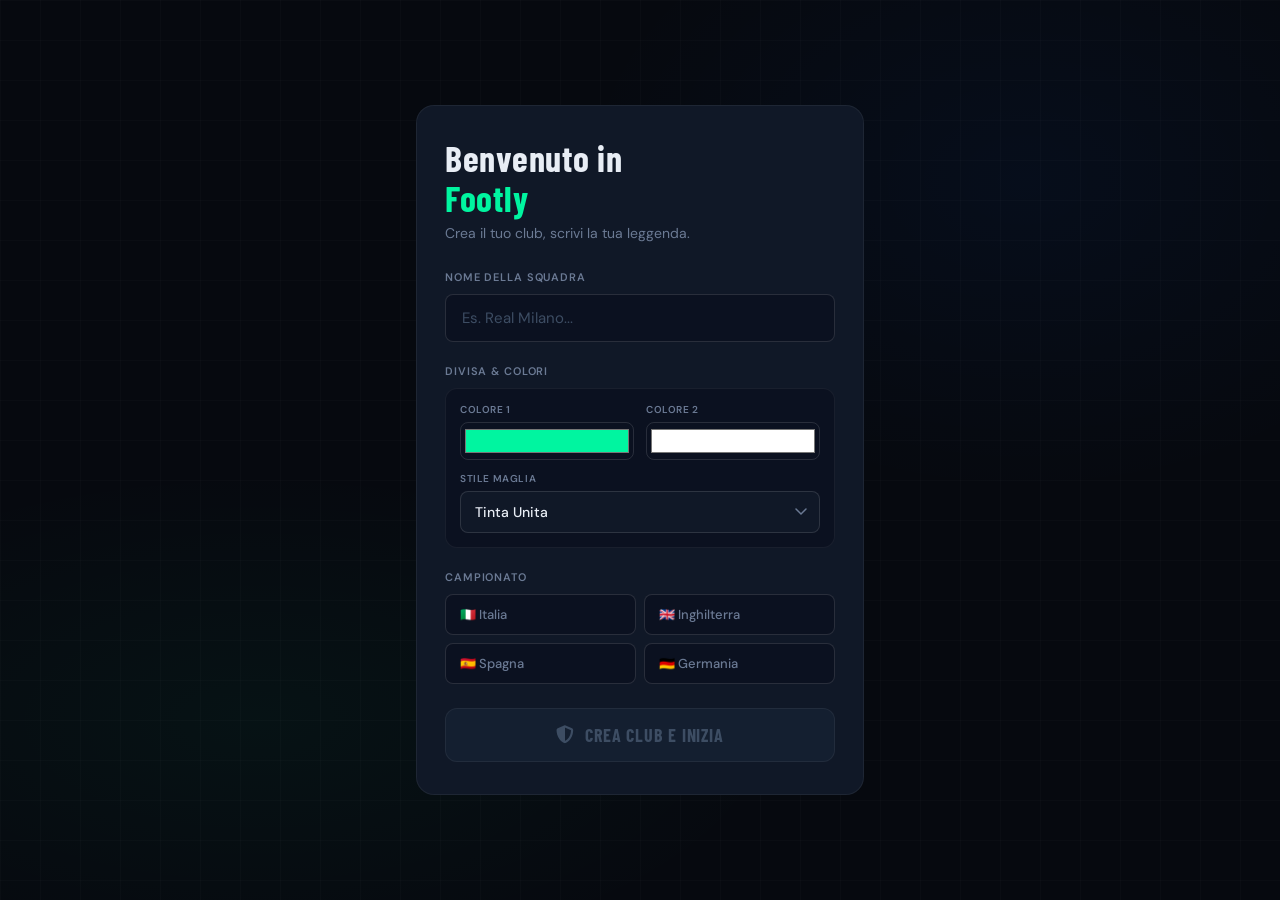
<file: index.html>
<!DOCTYPE html>
<html lang="it">
<head>
    <meta charset="UTF-8">
    <meta name="viewport" content="width=device-width, initial-scale=1.0, user-scalable=no">
    <title>Footly</title>
    <link rel="icon" href="data:,">
    <link rel="stylesheet" href="./css/style.css?v=5">
    <link rel="stylesheet" href="https://cdnjs.cloudflare.com/ajax/libs/font-awesome/6.4.0/css/all.min.css">
</head>
<body>
    <div class="background-overlay"></div>
    <div id="notification-container" aria-live="polite" aria-atomic="false"></div>

    <section id="onboarding-screen" class="screen active">
        <div class="glass-panel onboarding-container">
            <h1>Benvenuto in<br><span class="highlight-text">Footly</span></h1>
            <p>Crea il tuo club, scrivi la tua leggenda.</p>
            
            <div class="form-group">
                <label for="team-name">Nome della Squadra</label>
                <input type="text" id="team-name" placeholder="Es. Real Milano..." autocomplete="off" maxlength="30">
            </div>

            <div class="form-group">
                <label>Divisa & Colori</label>
                <div class="kit-selection-grid">
                    <div>
                        <label for="color-primary">Colore 1</label>
                        <input type="color" id="color-primary" value="#00f5a0">
                    </div>
                    <div>
                        <label for="color-secondary">Colore 2</label>
                        <input type="color" id="color-secondary" value="#ffffff">
                    </div>
                    <div style="grid-column: span 2;">
                        <label for="kit-style">Stile Maglia</label>
                        <select id="kit-style" class="glass-select">
                            <option value="solid">Tinta Unita</option>
                            <option value="stripes">Strisce Verticali</option>
                            <option value="halves">Divisa a Metà</option>
                        </select>
                    </div>
                </div>
            </div>

            <div class="form-group">
                <label>Campionato</label>
                <div class="leagues-grid" id="leagues-selection">
                    <button class="league-btn" data-league="Italia">🇮🇹 Italia</button>
                    <button class="league-btn" data-league="Inghilterra">🇬🇧 Inghilterra</button>
                    <button class="league-btn" data-league="Spagna">🇪🇸 Spagna</button>
                    <button class="league-btn" data-league="Germania">🇩🇪 Germania</button>
                </div>
            </div>

            <button id="start-game-btn" class="primary-btn disabled" disabled>
                <i class="fas fa-shield-halved"></i> Crea Club e Inizia
            </button>
        </div>
    </section>

    <div id="pack-overlay" class="pack-overlay">
        <div id="pack-unopened" class="pack-unopened">
            <i class="fas fa-box-open" style="font-size: 80px; color: var(--gold); margin-bottom: 20px;"></i>
            <h2>Pacchetto Starter</h2>
            <p style="color: var(--text-hint); margin-top: 10px;">Tocca per aprire e scoprire la tua rosa!</p>
        </div>
        <div id="pack-opened" class="pack-opened">
            <h2 style="margin-bottom: 20px; color: var(--gold);">La tua prima rosa!</h2>
            <div id="pack-cards-container" class="pack-cards-container"></div>
            <button id="finish-pack-btn" class="primary-btn" style="margin-top: 24px; max-width: 250px;">Vai alla Home</button>
        </div>
    </div>

    <section id="main-app-screen" class="screen hidden">
        <header class="top-bar glass-panel">
            <div class="team-info">
                <h2 id="display-team-name">Team</h2>
                <span id="display-league" class="badge">Campionato</span>
            </div>
            <div class="resources" style="display:flex; gap: 8px;">
                <div class="currency"><i class="fas fa-coins"></i> <span id="coins-display">10.000</span></div>
                <div class="currency" style="color: #00d4ff; background: rgba(0, 212, 255, 0.1); border-color: rgba(0, 212, 255, 0.2);"><i class="fas fa-gem"></i> <span id="gems-display">50</span></div>
            </div>
        </header>

        <main class="content-area" id="main-content"></main>

        <nav class="bottom-nav glass-panel">
            <button class="nav-item active" data-target="home"><i class="fas fa-house"></i><span>Home</span></button>
            <button class="nav-item" data-target="squad"><i class="fas fa-users"></i><span>Rosa</span></button>
            <button class="nav-item" data-target="market"><i class="fas fa-arrows-rotate"></i><span>Mercato</span></button>
            <button class="nav-item" data-target="store"><i class="fas fa-bag-shopping"></i><span>Shop</span></button>
            <button class="nav-item" data-target="profile"><i class="fas fa-circle-user"></i><span>Profilo</span></button>
        </nav>
    </section>

    <script type="module" src="./js/main.js"></script>
</body>
</html>
</file>
<file: css/style.css>
@import url('https://fonts.googleapis.com/css2?family=Barlow+Condensed:wght@400;600;700;800&family=DM+Sans:wght@300;400;500;600&display=swap');

:root {
    --bg-deep:       #06090f;
    --bg-surface:    #0b1120;
    --bg-card:       #101827;
    --bg-card-hover: #141f30;
    --border-dim:    rgba(255,255,255,0.06);
    --border-mid:    rgba(255,255,255,0.12);
    --border-accent: rgba(0,245,160,0.35);

    --text-primary:  #e8edf5;
    --text-muted:    #6b7a94;
    --text-hint:     #3d4d63;

    --accent:        #00f5a0;
    --accent-dim:    rgba(0,245,160,0.12);
    --accent-glow:   rgba(0,245,160,0.25);

    --gold:          #f0b429;
    --gold-dim:      rgba(240,180,41,0.12);

    --rarity-bronze:     #cd7f32;
    --rarity-silver:     #c0c0c0;
    --rarity-gold:       #ffd700;
    --rarity-super-rare: #00d4ff;
    --rarity-epic:       #b200ff;
    --rarity-legend:     #ffffff;

    --notif-success:  #00f5a0;
    --notif-error:    #f05252;
    --notif-info:     #60a5fa;
    --notif-warning:  #f0b429;

    --radius-sm: 8px;
    --radius-md: 12px;
    --radius-lg: 18px;
    --radius-xl: 24px;
}

*, *::before, *::after { margin: 0; padding: 0; box-sizing: border-box; }

body {
    background: var(--bg-deep);
    color: var(--text-primary);
    font-family: 'DM Sans', sans-serif;
    /* FIX MOBILE: Fallback a vh, ma sovrascritto da dvh se supportato */
    height: 100vh;
    height: 100dvh; 
    overflow: hidden;
    display: flex;
    justify-content: center;
    align-items: center;
}

.background-overlay {
    position: fixed; inset: 0; z-index: 0;
    background: radial-gradient(ellipse 60% 40% at 20% 80%, rgba(0,245,160,0.04) 0%, transparent 70%),
                radial-gradient(ellipse 50% 50% at 80% 20%, rgba(0,100,255,0.05) 0%, transparent 70%),
                var(--bg-deep);
    pointer-events: none;
}

.background-overlay::after {
    content: ''; position: absolute; inset: 0;
    background-image: linear-gradient(rgba(255,255,255,0.015) 1px, transparent 1px),
                      linear-gradient(90deg, rgba(255,255,255,0.015) 1px, transparent 1px);
    background-size: 40px 40px;
}

.screen { 
    width: 100%; 
    /* FIX MOBILE: Limita l'altezza allo schermo reale */
    height: 100%; 
    max-height: 100dvh; 
    max-width: 480px; 
    position: relative; 
    z-index: 1; 
    display: none; 
    flex-direction: column; 
}
.screen.active { display: flex; }
.screen.hidden  { display: none; }

.glass-panel { background: var(--bg-card); border: 1px solid var(--border-dim); border-radius: var(--radius-lg); }

h1, h2, h3, .display { font-family: 'Barlow Condensed', sans-serif; font-weight: 700; letter-spacing: 0.02em; }
.highlight-text { color: var(--accent); }

.onboarding-container { padding: 32px 28px; margin: auto 16px; max-height: 92vh; overflow-y: auto; scrollbar-width: none; }
.onboarding-container::-webkit-scrollbar { display: none; }
.onboarding-container h1 { font-size: 36px; line-height: 1.1; margin-bottom: 6px; }
.onboarding-container > p { color: var(--text-muted); font-size: 14px; margin-bottom: 28px; }

.form-group { margin-bottom: 22px; text-align: left; }
.form-group label { display: block; font-size: 11px; font-weight: 600; letter-spacing: 0.08em; text-transform: uppercase; color: var(--text-muted); margin-bottom: 10px; }

input[type="text"] { width: 100%; padding: 13px 16px; background: var(--bg-surface); border: 1px solid var(--border-mid); border-radius: var(--radius-sm); color: var(--text-primary); font-family: 'DM Sans', sans-serif; font-size: 15px; outline: none; transition: border-color 0.2s; }
input[type="text"]::placeholder { color: var(--text-hint); }
input[type="text"]:focus { border-color: var(--accent); box-shadow: 0 0 0 3px var(--accent-glow); }

.kit-selection-grid { display: grid; grid-template-columns: 1fr 1fr; gap: 12px; background: var(--bg-surface); padding: 14px; border-radius: var(--radius-md); border: 1px solid var(--border-dim); }
.kit-selection-grid label { font-size: 10px; letter-spacing: 0.06em; text-transform: uppercase; color: var(--text-muted); font-weight: 600; margin-bottom: 0; }
input[type="color"] { width: 100%; height: 38px; border: 1px solid var(--border-mid); border-radius: var(--radius-sm); cursor: pointer; background: transparent; margin-top: 6px; padding: 2px; }

.glass-select { width: 100%; padding: 11px 14px; margin-top: 6px; background: var(--bg-card); border: 1px solid var(--border-mid); border-radius: var(--radius-sm); color: var(--text-primary); font-family: 'DM Sans', sans-serif; font-size: 14px; font-weight: 500; outline: none; cursor: pointer; appearance: none; background-image: url("data:image/svg+xml,%3Csvg xmlns='http://www.w3.org/2000/svg' width='12' height='8' viewBox='0 0 12 8'%3E%3Cpath d='M1 1l5 5 5-5' stroke='%236b7a94' stroke-width='1.5' fill='none' stroke-linecap='round'/%3E%3C/svg%3E"); background-repeat: no-repeat; background-position: right 12px center; }
.glass-select option { background: var(--bg-card); color: var(--text-primary); }

.leagues-grid { display: grid; grid-template-columns: 1fr 1fr; gap: 8px; margin-top: 10px; }
.league-btn { background: var(--bg-surface); border: 1px solid var(--border-mid); border-radius: var(--radius-sm); color: var(--text-muted); padding: 11px 14px; cursor: pointer; font-family: 'DM Sans', sans-serif; font-size: 13px; font-weight: 500; text-align: left; transition: background 0.18s, border-color 0.18s, color 0.18s, transform 0.15s; display: flex; align-items: center; gap: 8px; }
.league-btn:hover { background: var(--bg-card-hover); border-color: var(--border-mid); color: var(--text-primary); transform: translateY(-1px); }
.league-btn.active-league { background: var(--accent-dim); border-color: var(--border-accent); color: var(--accent); }

.primary-btn { display: flex; align-items: center; justify-content: center; gap: 10px; width: 100%; padding: 15px 24px; margin-top: 24px; background: var(--accent); color: #050a0e; border: none; border-radius: var(--radius-md); font-family: 'Barlow Condensed', sans-serif; font-size: 18px; font-weight: 700; letter-spacing: 0.05em; text-transform: uppercase; cursor: pointer; transition: opacity 0.2s, transform 0.15s; }
.primary-btn:hover:not([disabled]) { opacity: 0.9; transform: translateY(-1px); }
.primary-btn[disabled], .primary-btn.disabled { background: var(--bg-card-hover); color: var(--text-hint); cursor: not-allowed; transform: none; opacity: 1; border: 1px solid var(--border-dim); }

/* ─── STILI BOTTONI GLOBALI (Glass Button) ─────── */
.glass-btn {
    background: var(--bg-surface);
    border: 1px solid var(--border-dim);
    border-radius: var(--radius-sm);
    color: var(--text-primary);
    padding: 10px 16px;
    font-family: 'DM Sans', sans-serif;
    font-size: 14px;
    font-weight: 500;
    cursor: pointer;
    transition: all 0.2s ease;
    outline: none;
    display: flex;
    align-items: center;
    justify-content: center;
    gap: 8px;
}
.glass-btn:hover { background: var(--bg-card-hover); border-color: var(--border-mid); transform: translateY(-1px); box-shadow: 0 4px 12px rgba(0,0,0,0.2); }
.glass-btn:active { transform: translateY(0); }

#event-options .glass-btn { justify-content: flex-start; padding: 14px; background: rgba(255,255,255,0.03); }
#event-options .glass-btn:hover { background: rgba(0, 245, 160, 0.1); border-color: var(--accent); color: var(--accent); }


/* ─── LAYOUT DASHBOARD ─────────────────────────── */
.top-bar { display: flex; justify-content: space-between; align-items: center; padding: 14px 18px; margin: 10px 10px 0; border-radius: var(--radius-md); flex-shrink: 0; }
.team-info h2 { font-size: 20px; line-height: 1; }
.badge { font-size: 11px; font-weight: 500; background: var(--bg-surface); color: var(--text-muted); padding: 3px 8px; border-radius: 4px; margin-top: 4px; display: inline-block; border: 1px solid var(--border-dim); }
.currency { display: flex; align-items: center; gap: 6px; color: var(--gold); font-family: 'Barlow Condensed', sans-serif; font-size: 20px; font-weight: 700; background: var(--gold-dim); border: 1px solid rgba(240,180,41,0.2); border-radius: var(--radius-sm); padding: 6px 12px; }
.currency i { font-size: 14px; }

.content-area { 
    flex: 1; 
    overflow-y: auto; 
    padding: 10px; 
    scrollbar-width: thin; 
    scrollbar-color: var(--border-dim) transparent; 
    /* FIX MOBILE: Assicura che l'area scrollabile funzioni bene in flexbox */
    min-height: 0; 
}

.bottom-nav { 
    display: flex; 
    justify-content: space-around; 
    padding: 10px 6px; 
    /* FIX MOBILE: Margin in basso considera la safe-area degli iPhone e la barra Android */
    margin: 0 10px calc(15px + env(safe-area-inset-bottom)); 
    border-radius: var(--radius-md); 
    /* FIX MOBILE: Impedisce alla barra di essere schiacciata */
    flex-shrink: 0; 
    background: var(--bg-card);
}
.nav-item { background: transparent; border: none; color: var(--text-hint); display: flex; flex-direction: column; align-items: center; cursor: pointer; font-family: 'DM Sans', sans-serif; font-size: 10px; font-weight: 500; letter-spacing: 0.02em; padding: 8px 12px; border-radius: var(--radius-sm); transition: color 0.2s, background 0.2s; gap: 4px; }
.nav-item i { font-size: 18px; }
.nav-item:hover { color: var(--text-muted); background: var(--bg-surface); }
.nav-item.active { color: var(--accent); background: var(--accent-dim); }

/* MATCH E HOME */
.home-view { padding: 20px; }
.section-label { font-size: 10px; font-weight: 600; letter-spacing: 0.1em; text-transform: uppercase; color: var(--text-hint); margin-bottom: 14px; }
.match-card { background: var(--bg-surface); border: 1px solid var(--border-dim); border-radius: var(--radius-md); padding: 20px; margin-bottom: 16px; }
.match-teams { display: flex; align-items: center; justify-content: space-between; gap: 12px; }
.team-block { display: flex; flex-direction: column; align-items: center; gap: 8px; flex: 1; }
.team-crest { width: 52px; height: 52px; border-radius: 50%; background: var(--bg-card); border: 2px solid var(--border-mid); display: flex; align-items: center; justify-content: center; font-size: 22px; }
.team-name-label { font-family: 'Barlow Condensed', sans-serif; font-size: 15px; font-weight: 700; text-align: center; color: var(--text-primary); }
.vs-badge { font-family: 'Barlow Condensed', sans-serif; font-size: 13px; font-weight: 700; color: var(--text-hint); background: var(--bg-card); border: 1px solid var(--border-dim); border-radius: 6px; padding: 4px 10px; letter-spacing: 0.05em; }

.play-btn { display: flex; align-items: center; justify-content: center; gap: 12px; width: 100%; padding: 16px 24px; margin-top: 16px; background: transparent; border: 1px solid rgba(0,245,160,0.3); border-radius: var(--radius-md); color: var(--accent); font-family: 'Barlow Condensed', sans-serif; font-size: 20px; font-weight: 700; letter-spacing: 0.08em; text-transform: uppercase; cursor: pointer; transition: background 0.2s, border-color 0.2s, transform 0.15s; position: relative; overflow: hidden; }
.play-btn::before { content: ''; position: absolute; inset: 0; background: linear-gradient(135deg, rgba(0,245,160,0.08) 0%, transparent 60%); pointer-events: none; }
.play-btn:hover { background: var(--accent-dim); border-color: var(--accent); transform: translateY(-1px); }
.play-btn .play-icon { width: 28px; height: 28px; background: var(--accent); border-radius: 50%; display: flex; align-items: center; justify-content: center; color: #050a0e; font-size: 11px; }

/* ─── PITCH CONTAINER E FORMAZIONI ─────────────── */
.pitch-container {
    background-color: #1b4d2e;
    background-image: repeating-linear-gradient(0deg, transparent, transparent 40px, rgba(0,0,0,0.1) 40px, rgba(0,0,0,0.1) 80px);
    border: 2px solid rgba(255,255,255,0.4);
    border-radius: var(--radius-md);
    position: relative;
    overflow: hidden;
}
.pitch-line-center { position: absolute; top: 50%; left: 0; width: 100%; height: 2px; background: rgba(255,255,255,0.3); transform: translateY(-50%); }
.pitch-circle { position: absolute; top: 50%; left: 50%; width: 70px; height: 70px; border: 2px solid rgba(255,255,255,0.3); border-radius: 50%; transform: translate(-50%, -50%); }
.pitch-box-top { position: absolute; top: 0; left: 50%; width: 140px; height: 50px; border: 2px solid rgba(255,255,255,0.3); border-top: none; transform: translateX(-50%); }
.pitch-box-bottom { position: absolute; bottom: 0; left: 50%; width: 140px; height: 50px; border: 2px solid rgba(255,255,255,0.3); border-bottom: none; transform: translateX(-50%); }

.pitch-slot {
    position: absolute;
    transform: translate(-50%, -50%);
    z-index: 5;
}

.player-card { background: var(--bg-card); border-radius: var(--radius-sm); padding: 10px; width: 75px; display: flex; flex-direction: column; align-items: center; justify-content: center; background-image: linear-gradient(to bottom, rgba(255,255,255,0.05), transparent); transition: transform 0.2s ease, box-shadow 0.2s ease, border-color 0.2s ease; cursor: grab; position: relative; }
.player-card:active { cursor: grabbing; }

.player-card-interactive.selected { box-shadow: 0 0 15px var(--accent), 0 0 30px var(--accent) !important; transform: scale(1.15) !important; border-color: var(--accent) !important; z-index: 10; }

.oop-warning { position: absolute; top: -8px; right: -8px; background: var(--notif-warning); color: #000; width: 22px; height: 22px; border-radius: 50%; display: flex; align-items: center; justify-content: center; font-size: 12px; font-weight: bold; z-index: 10; box-shadow: 0 2px 4px rgba(0,0,0,0.5); }

.empty-slot { width: 75px; height: 100px; border: 2px dashed rgba(255,255,255,0.3); border-radius: var(--radius-sm); display: flex; flex-direction: column; align-items: center; justify-content: center; color: rgba(255,255,255,0.4); cursor: pointer; background: rgba(0,0,0,0.2); font-size: 11px; }
.empty-slot:hover { background: rgba(0,0,0,0.4); border-color: rgba(255,255,255,0.8); color: rgba(255,255,255,0.8); }

.card-overall { font-family: 'Barlow Condensed', sans-serif; font-size: 24px; font-weight: 800; line-height: 1; }
.card-pos { font-family: 'DM Sans', sans-serif; font-size: 10px; color: var(--text-muted); font-weight: 700; margin: 4px 0; text-transform: uppercase; letter-spacing: 0.05em; }
.card-name { font-family: 'DM Sans', sans-serif; font-size: 11px; color: var(--text-primary); text-transform: uppercase; font-weight: 600; white-space: nowrap; overflow: hidden; text-overflow: ellipsis; width: 100%; text-align: center; }

/* ANIMAZIONE PACCHETTO E NOTIFICHE */
.pack-overlay { position: fixed; inset: 0; z-index: 1000; background: rgba(6, 9, 15, 0.98); display: none; flex-direction: column; align-items: center; justify-content: center; padding: 20px; }
.pack-unopened { text-align: center; cursor: pointer; transition: transform 0.3s; animation: pulse-pack 2s infinite; }
.pack-unopened:hover { transform: scale(1.1); }
@keyframes pulse-pack { 0% { filter: drop-shadow(0 0 10px rgba(240,180,41,0.5)); } 50% { filter: drop-shadow(0 0 30px rgba(240,180,41,1)); } 100% { filter: drop-shadow(0 0 10px rgba(240,180,41,0.5)); } }

.pack-opened { width: 100%; max-width: 480px; text-align: center; display: none; flex-direction: column; align-items: center; }
.pack-cards-container { display: flex; flex-wrap: wrap; justify-content: center; gap: 12px; max-height: 65vh; overflow-y: auto; padding: 10px; width: 100%; }

.pop-in { animation: pop-in-anim 0.4s cubic-bezier(0.175, 0.885, 0.32, 1.275) forwards; opacity: 0; transform: scale(0.5); }
@keyframes pop-in-anim { to { opacity: 1; transform: scale(1); } }

#notification-container { position: fixed; top: 16px; right: 16px; z-index: 9999; display: flex; flex-direction: column; gap: 10px; max-width: 320px; pointer-events: none; }
.notif-card { pointer-events: all; background: var(--bg-card); border: 1px solid var(--border-dim); border-radius: var(--radius-md); padding: 0; overflow: hidden; transform: translateX(340px); opacity: 0; transition: transform 0.35s cubic-bezier(.22,.68,0,1.2), opacity 0.25s ease; box-shadow: 0 8px 32px rgba(0,0,0,0.5); position: relative; }
.notif-card.show { transform: translateX(0); opacity: 1; }
.notif-card.hide { transform: translateX(340px); opacity: 0; }
.notif-card::before { content: ''; position: absolute; top: 0; left: 0; width: 3px; height: 100%; border-radius: 12px 0 0 12px; }
.notif-card.success::before { background: var(--notif-success); }
.notif-card.error::before   { background: var(--notif-error); }
.notif-card.info::before    { background: var(--notif-info); }
.notif-card.warning::before { background: var(--notif-warning); }
.notif-inner { display: flex; align-items: flex-start; gap: 12px; padding: 14px 14px 14px 18px; }
.notif-icon { width: 34px; height: 34px; border-radius: 50%; display: flex; align-items: center; justify-content: center; flex-shrink: 0; font-size: 14px; }
.notif-card.success .notif-icon { background: rgba(0,245,160,0.12); color: var(--notif-success); }
.notif-card.error   .notif-icon { background: rgba(240,82,82,0.12);  color: var(--notif-error); }
.notif-card.info    .notif-icon { background: rgba(96,165,250,0.12); color: var(--notif-info); }
.notif-card.warning .notif-icon { background: rgba(240,180,41,0.12); color: var(--notif-warning); }
.notif-body { flex: 1; min-width: 0; }
.notif-title { font-family: 'Barlow Condensed', sans-serif; font-size: 15px; font-weight: 700; color: var(--text-primary); line-height: 1.2; margin-bottom: 2px; }
.notif-msg { font-size: 12px; color: var(--text-muted); line-height: 1.4; }
.notif-close { background: transparent; border: none; color: var(--text-hint); cursor: pointer; font-size: 14px; padding: 0; line-height: 1; flex-shrink: 0; transition: color 0.15s; }
.notif-close:hover { color: var(--text-primary); }
.notif-progress { height: 2px; background: var(--border-dim); position: relative; overflow: hidden; }
.notif-progress-bar { height: 100%; border-radius: 0 0 2px 2px; transform-origin: left; animation: notif-shrink linear forwards; }
.notif-card.success .notif-progress-bar { background: var(--notif-success); }
.notif-card.error   .notif-progress-bar { background: var(--notif-error); }
.notif-card.info    .notif-progress-bar { background: var(--notif-info); }
.notif-card.warning .notif-progress-bar { background: var(--notif-warning); }

@keyframes notif-shrink { from { transform: scaleX(1); } to { transform: scaleX(0); } }

.empty-view { display: flex; flex-direction: column; align-items: center; justify-content: center; padding: 60px 20px; text-align: center; gap: 12px; }
.empty-view i { font-size: 40px; color: var(--text-hint); margin-bottom: 8px; }
.empty-view h3 { font-size: 20px; color: var(--text-muted); }
.empty-view p { font-size: 13px; color: var(--text-hint); max-width: 200px; line-height: 1.5; }

::-webkit-scrollbar { width: 4px; }
::-webkit-scrollbar-track { background: transparent; }
::-webkit-scrollbar-thumb { background: var(--border-dim); border-radius: 4px; }
.divider { height: 1px; background: var(--border-dim); margin: 16px 0; }

/* ─── MODAL CUSTOM E SVINCOLO ───────────────────── */
.modal-overlay { position: fixed; inset: 0; z-index: 2000; background: rgba(0,0,0,0.8); backdrop-filter: blur(8px); display: flex; align-items: center; justify-content: center; opacity: 0; pointer-events: none; transition: opacity 0.3s ease; }
.modal-overlay.active { opacity: 1; pointer-events: all; }
.modal-box { background: var(--bg-card); border: 1px solid var(--border-dim); border-radius: var(--radius-lg); padding: 24px; width: 90%; max-width: 380px; transform: translateY(20px); transition: transform 0.3s cubic-bezier(0.175, 0.885, 0.32, 1.275); box-shadow: 0 10px 40px rgba(0,0,0,0.8); }
.modal-overlay.active .modal-box { transform: translateY(0); }
.modal-buttons { display: flex; gap: 12px; margin-top: 24px; }

.release-selected { border-color: var(--notif-error) !important; box-shadow: 0 0 15px var(--notif-error) !important; transform: scale(1.1) !important; background-image: linear-gradient(to bottom, rgba(240, 82, 82, 0.2), transparent) !important; }
.dimmed { opacity: 0.4; pointer-events: none; filter: grayscale(100%); }

/* ─── HUB SQUADRA STYLES ───────────────────────── */
.hub-list-item { background: var(--bg-surface); border: 1px solid var(--border-dim); border-radius: var(--radius-sm); padding: 12px; margin-bottom: 10px; display: flex; align-items: center; justify-content: space-between; cursor: pointer; transition: transform 0.2s, background 0.2s; }
.hub-list-item:hover { background: var(--bg-card-hover); transform: translateX(5px); border-color: var(--accent-dim); }
.hub-action-btn { width: 100%; padding: 12px; margin-bottom: 10px; text-align: left; display: flex; justify-content: space-between; align-items: center; }
.hub-action-btn i { font-size: 18px; margin-right: 10px; }
.hub-action-desc { font-size: 10px; color: var(--text-hint); margin-top: 4px; font-weight: normal; text-transform: none; letter-spacing: 0;}

/* ─── STILI PARTITA (MATCH ENGINE) ──────────────── */
.match-view { font-family: 'DM Sans', sans-serif; }
.log-event { background: rgba(255,255,255,0.05); padding: 10px 15px; border-radius: 8px; font-size: 13px; animation: slide-in 0.3s ease forwards; display: flex; gap: 10px; align-items: center; border-left: 3px solid transparent; }
.log-goal { border-left-color: var(--accent); background: rgba(0, 245, 160, 0.1); }
.log-cpu-goal { border-left-color: var(--notif-error); background: rgba(240, 82, 82, 0.1); }
.log-yellow { border-left-color: var(--gold); }
.log-red { border-left-color: var(--notif-error); }
.log-injury { border-left-color: #f43f5e; }

@keyframes slide-in { from { opacity: 0; transform: translateX(-20px); } to { opacity: 1; transform: translateX(0); } }

.goal-grid { display: grid; grid-template-columns: 1fr 1fr 1fr; grid-template-rows: 1fr 1fr; gap: 5px; width: 100%; height: 180px; border: 5px solid white; border-bottom: none; background: url('data:image/svg+xml;utf8,<svg xmlns="http://www.w3.org/2000/svg" width="10" height="10"><rect width="10" height="10" fill="none" stroke="rgba(255,255,255,0.3)" stroke-width="1"/></svg>'); position: relative; }
.goal-section { background: rgba(0,0,0,0.4); cursor: pointer; transition: background 0.2s; border: 1px dashed rgba(255,255,255,0.2); }
.goal-section:hover { background: rgba(0, 245, 160, 0.3); }

.goal-success { background: rgba(0, 245, 160, 0.8) !important; animation: flash-green 0.5s; }
.goal-fail { background: rgba(240, 82, 82, 0.8) !important; animation: flash-red 0.5s; }
@keyframes flash-green { 0% { box-shadow: 0 0 30px #00f5a0; } 100% { box-shadow: none; } }
@keyframes flash-red { 0% { box-shadow: 0 0 30px #f05252; } 100% { box-shadow: none; } }

.sub-card { background: var(--bg-surface); border: 1px solid var(--border-dim); padding: 8px; border-radius: 6px; font-size: 11px; cursor: pointer; display: flex; justify-content: space-between; }
.sub-card.selected { border-color: var(--accent); background: rgba(0,245,160,0.1); }
.sub-card.disabled { opacity: 0.4; pointer-events: none; }

/* ─── GOAL BANNER ──────────────────────────────── */
.goal-banner-overlay {
    position: absolute;
    top: 25%;
    left: 0;
    width: 100%;
    text-align: center;
    z-index: 3000;
    pointer-events: none;
    opacity: 0;
    transform: scale(0.5);
    transition: all 0.4s cubic-bezier(0.175, 0.885, 0.32, 1.275);
}
.goal-banner-overlay.show {
    opacity: 1;
    transform: scale(1);
}
.goal-banner-text {
    font-family: 'Barlow Condensed', sans-serif;
    font-size: 70px;
    font-weight: 800;
    color: var(--gold);
    text-shadow: 0 4px 20px rgba(240, 180, 41, 0.6);
    letter-spacing: 0.05em;
    margin-bottom: 8px;
    line-height: 1;
}
.goal-banner-details {
    font-size: 14px;
    font-weight: bold;
    color: white;
    background: rgba(0, 0, 0, 0.7);
    backdrop-filter: blur(4px);
    display: inline-block;
    padding: 8px 20px;
    border-radius: 20px;
    border: 1px solid var(--border-dim);
    box-shadow: 0 4px 15px rgba(0,0,0,0.5);
}
/* ─── MATCH BANNER (GOL, CARTELLINI, INFORTUNI) ─── */
.match-banner-overlay {
    position: absolute;
    top: 25%;
    left: 0;
    width: 100%;
    text-align: center;
    z-index: 3000;
    pointer-events: none;
    opacity: 0;
    transform: scale(0.5);
    transition: all 0.4s cubic-bezier(0.175, 0.885, 0.32, 1.275);
}
.match-banner-overlay.show {
    opacity: 1;
    transform: scale(1);
}
.match-banner-text {
    font-family: 'Barlow Condensed', sans-serif;
    font-size: 60px;
    font-weight: 800;
    letter-spacing: 0.05em;
    margin-bottom: 8px;
    line-height: 1;
    text-shadow: 0 4px 20px rgba(0, 0, 0, 0.8);
}
.match-banner-details {
    font-size: 14px;
    font-weight: bold;
    color: white;
    background: rgba(0, 0, 0, 0.8);
    backdrop-filter: blur(4px);
    display: inline-block;
    padding: 8px 20px;
    border-radius: 20px;
    border: 1px solid var(--border-dim);
    box-shadow: 0 4px 15px rgba(0,0,0,0.5);
}
</file>
